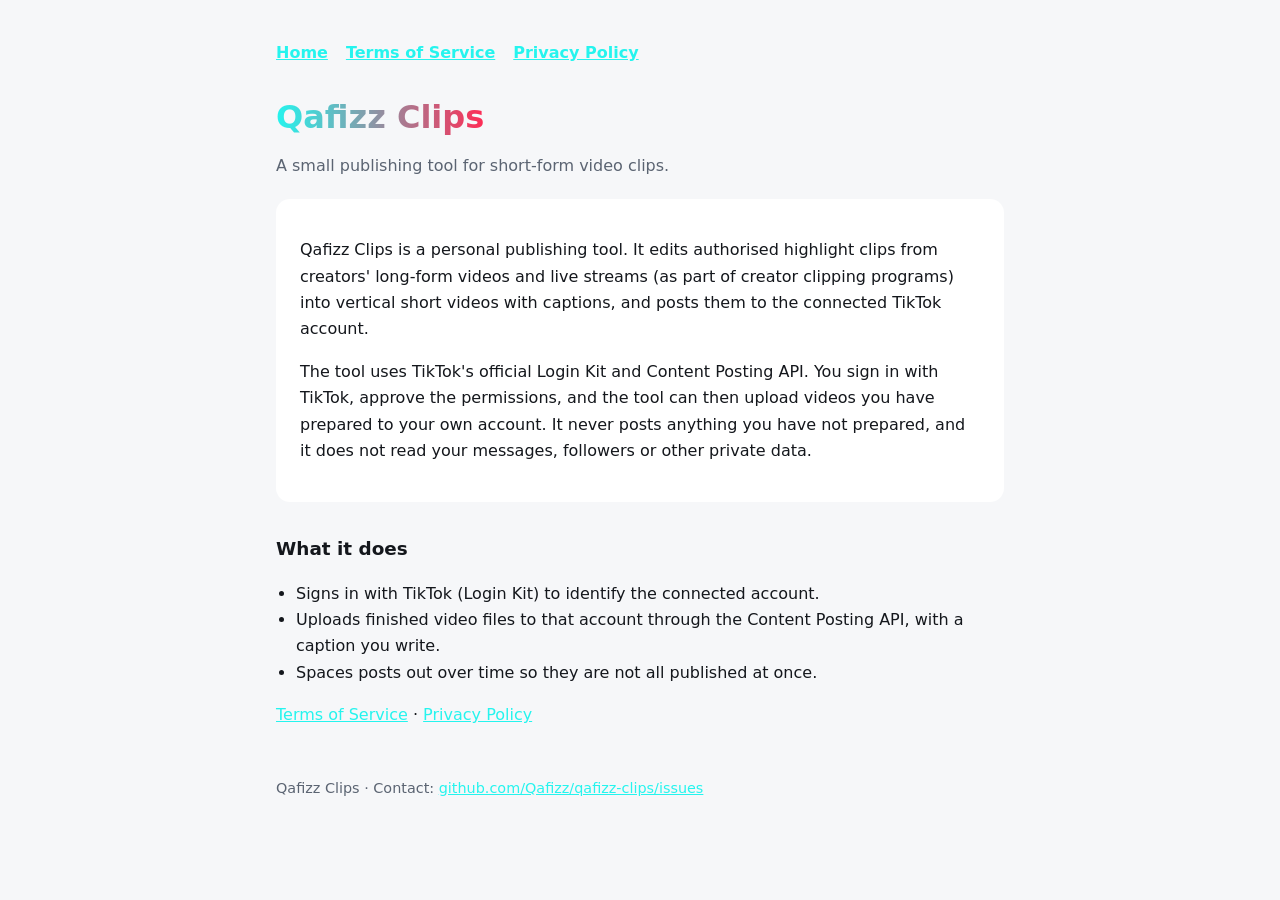
<file: index.html>
<!doctype html><html lang="en"><head><meta charset="utf-8"><meta name="viewport" content="width=device-width,initial-scale=1"><title>Qafizz Clips</title><link rel="stylesheet" href="style.css"></head><body><main><nav><a href="./">Home</a><a href="terms.html">Terms of Service</a><a href="privacy.html">Privacy Policy</a></nav>
<h1><span class="brand">Qafizz Clips</span></h1>
<p class="muted">A small publishing tool for short-form video clips.</p>
<div class="card">
<p>Qafizz Clips is a personal publishing tool. It edits authorised highlight clips from creators' long-form videos and live streams (as part of creator clipping programs) into vertical short videos with captions, and posts them to the connected TikTok account.</p>
<p>The tool uses TikTok's official Login Kit and Content Posting API. You sign in with TikTok, approve the permissions, and the tool can then upload videos you have prepared to your own account. It never posts anything you have not prepared, and it does not read your messages, followers or other private data.</p>
</div>
<h2>What it does</h2>
<ul><li>Signs in with TikTok (Login Kit) to identify the connected account.</li>
<li>Uploads finished video files to that account through the Content Posting API, with a caption you write.</li>
<li>Spaces posts out over time so they are not all published at once.</li></ul>
<p><a href="terms.html">Terms of Service</a> · <a href="privacy.html">Privacy Policy</a></p>
<footer>Qafizz Clips · Contact: <a href="https://github.com/Qafizz/qafizz-clips/issues">github.com/Qafizz/qafizz-clips/issues</a></footer></main></body></html>
</file>
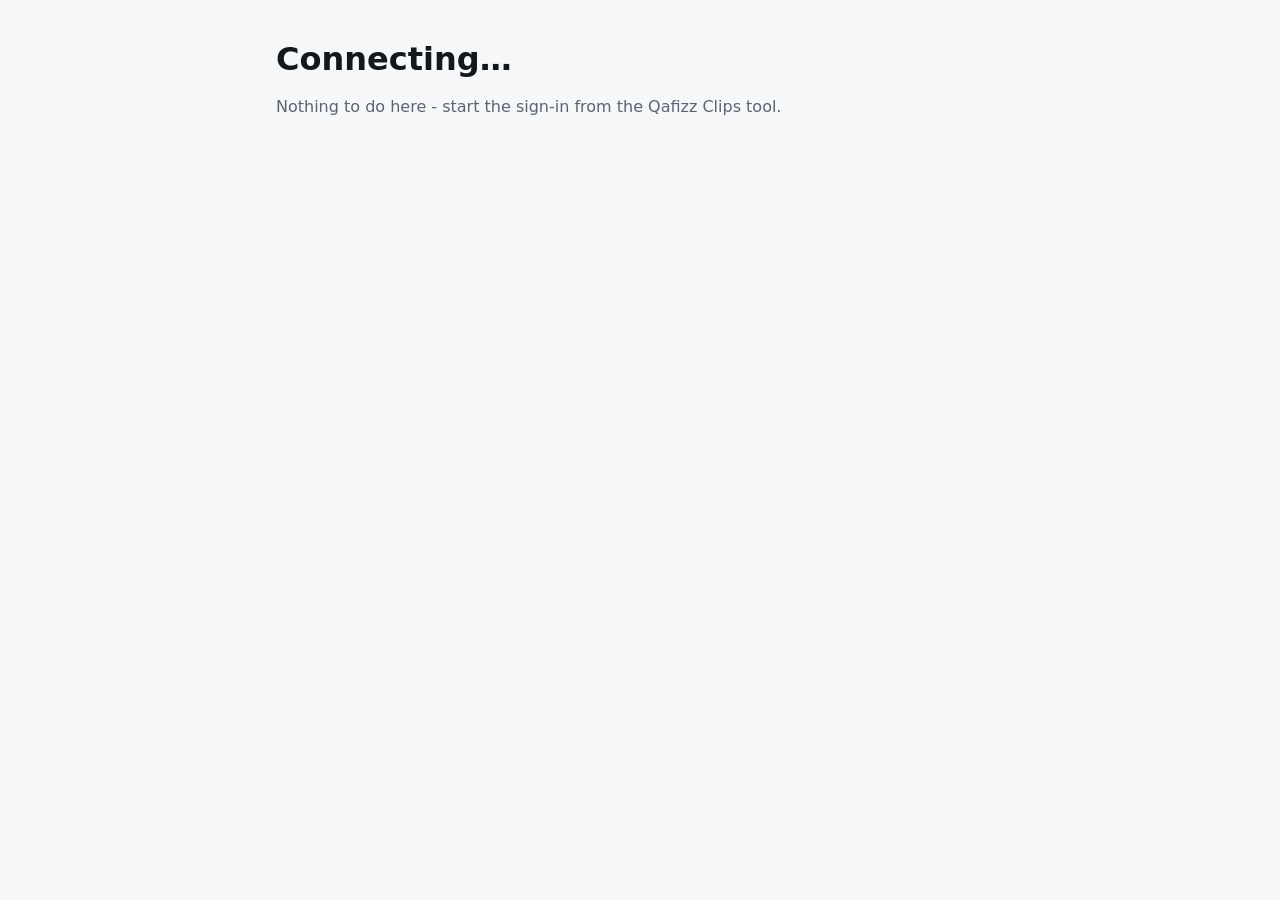
<file: callback.html>
<!doctype html><html lang="en"><head><meta charset="utf-8"><meta name="viewport" content="width=device-width,initial-scale=1"><title>Connecting to TikTok</title><link rel="stylesheet" href="style.css"></head>
<body><main><h1>Connecting…</h1><p class="muted" id="msg">Handing the TikTok sign-in back to the Qafizz Clips tool on this computer.</p>
<script>
// TikTok redirects here (it requires an https redirect). Pass the one-time code straight on to the
// local tool listening on this computer; nothing is stored or sent anywhere else.
var q = location.search;
if (q.indexOf("code=") > -1 || q.indexOf("error=") > -1) {
  location.replace("http://localhost:8790/callback" + q);
} else {
  document.getElementById("msg").textContent = "Nothing to do here - start the sign-in from the Qafizz Clips tool.";
}
</script></main></body></html>
</file>
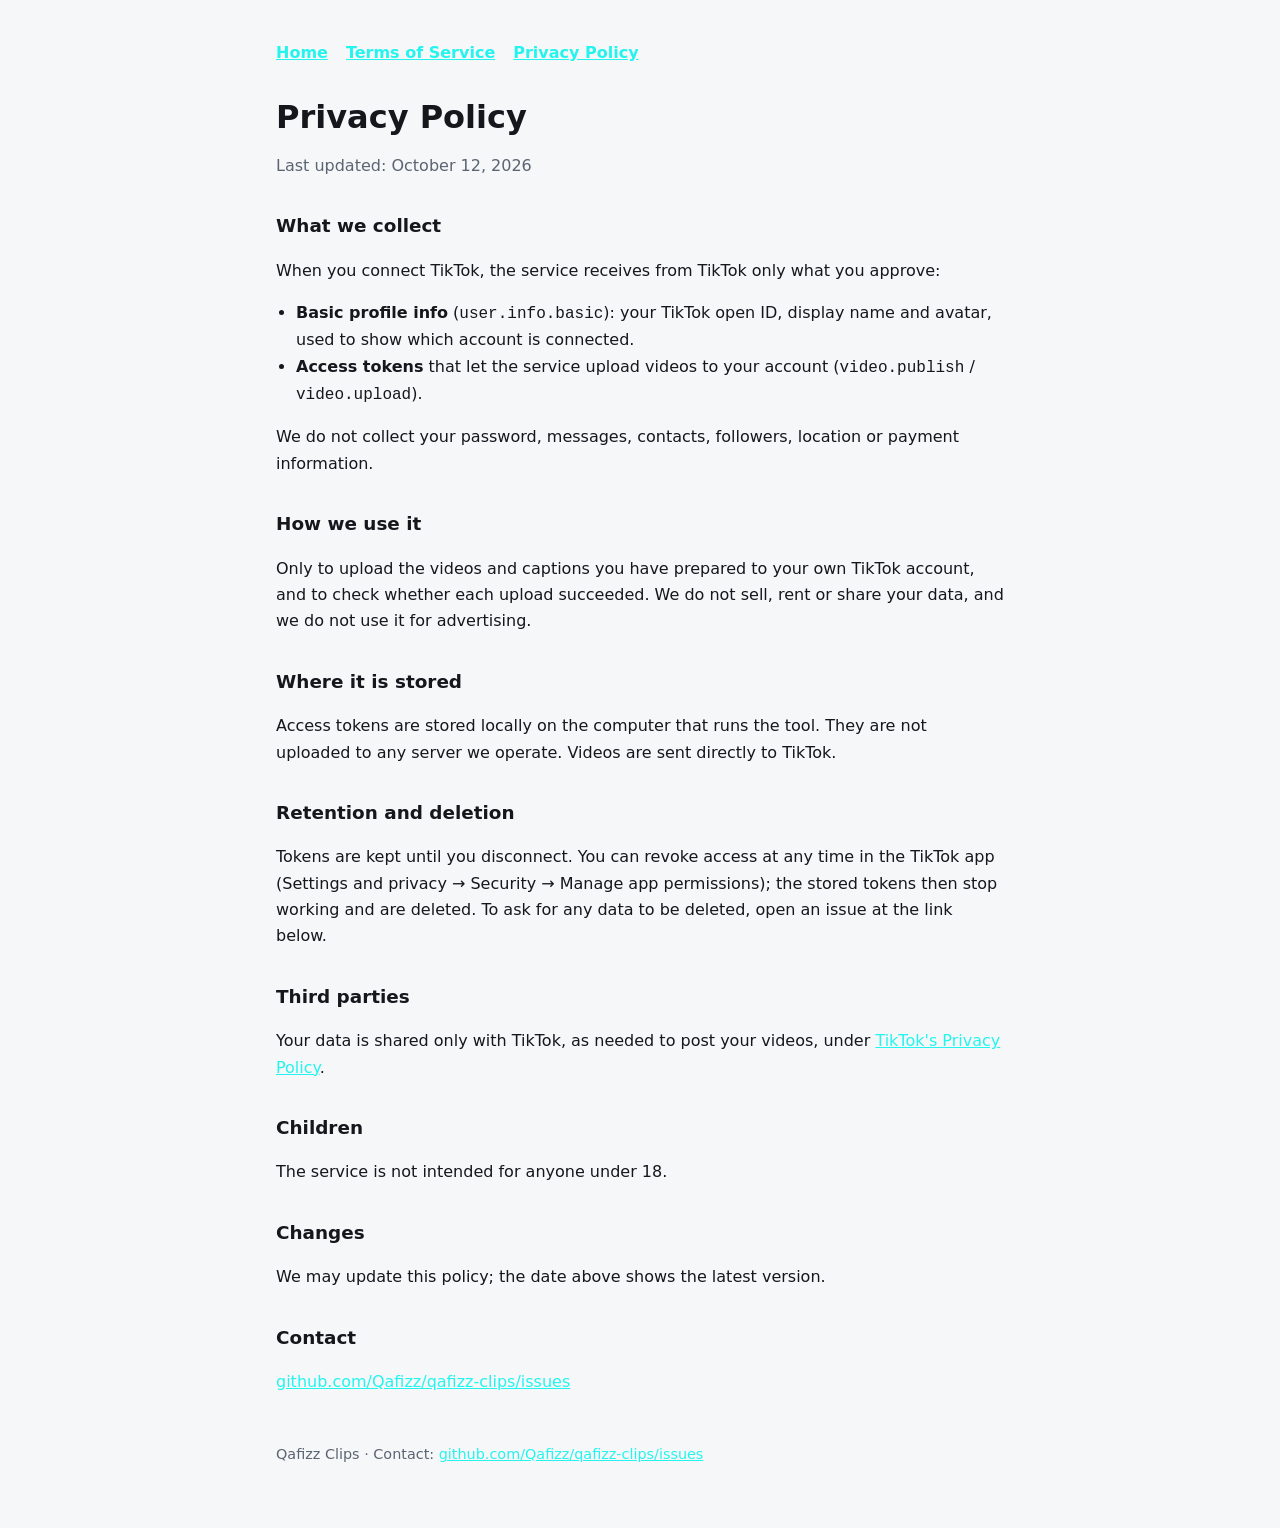
<file: privacy.html>
<!doctype html><html lang="en"><head><meta charset="utf-8"><meta name="viewport" content="width=device-width,initial-scale=1"><title>Privacy Policy · Qafizz Clips</title><link rel="stylesheet" href="style.css"></head><body><main><nav><a href="./">Home</a><a href="terms.html">Terms of Service</a><a href="privacy.html">Privacy Policy</a></nav>
<h1>Privacy Policy</h1><p class="muted">Last updated: October 12, 2026</p>
<h2>What we collect</h2>
<p>When you connect TikTok, the service receives from TikTok only what you approve:</p>
<ul><li><b>Basic profile info</b> (<code>user.info.basic</code>): your TikTok open ID, display name and avatar, used to show which account is connected.</li>
<li><b>Access tokens</b> that let the service upload videos to your account (<code>video.publish</code> / <code>video.upload</code>).</li></ul>
<p>We do not collect your password, messages, contacts, followers, location or payment information.</p>
<h2>How we use it</h2>
<p>Only to upload the videos and captions you have prepared to your own TikTok account, and to check whether each upload succeeded. We do not sell, rent or share your data, and we do not use it for advertising.</p>
<h2>Where it is stored</h2>
<p>Access tokens are stored locally on the computer that runs the tool. They are not uploaded to any server we operate. Videos are sent directly to TikTok.</p>
<h2>Retention and deletion</h2>
<p>Tokens are kept until you disconnect. You can revoke access at any time in the TikTok app (Settings and privacy → Security → Manage app permissions); the stored tokens then stop working and are deleted. To ask for any data to be deleted, open an issue at the link below.</p>
<h2>Third parties</h2>
<p>Your data is shared only with TikTok, as needed to post your videos, under <a href="https://www.tiktok.com/legal/privacy-policy">TikTok's Privacy Policy</a>.</p>
<h2>Children</h2>
<p>The service is not intended for anyone under 18.</p>
<h2>Changes</h2>
<p>We may update this policy; the date above shows the latest version.</p>
<h2>Contact</h2>
<p><a href="https://github.com/Qafizz/qafizz-clips/issues">github.com/Qafizz/qafizz-clips/issues</a></p>
<footer>Qafizz Clips · Contact: <a href="https://github.com/Qafizz/qafizz-clips/issues">github.com/Qafizz/qafizz-clips/issues</a></footer></main></body></html>
</file>
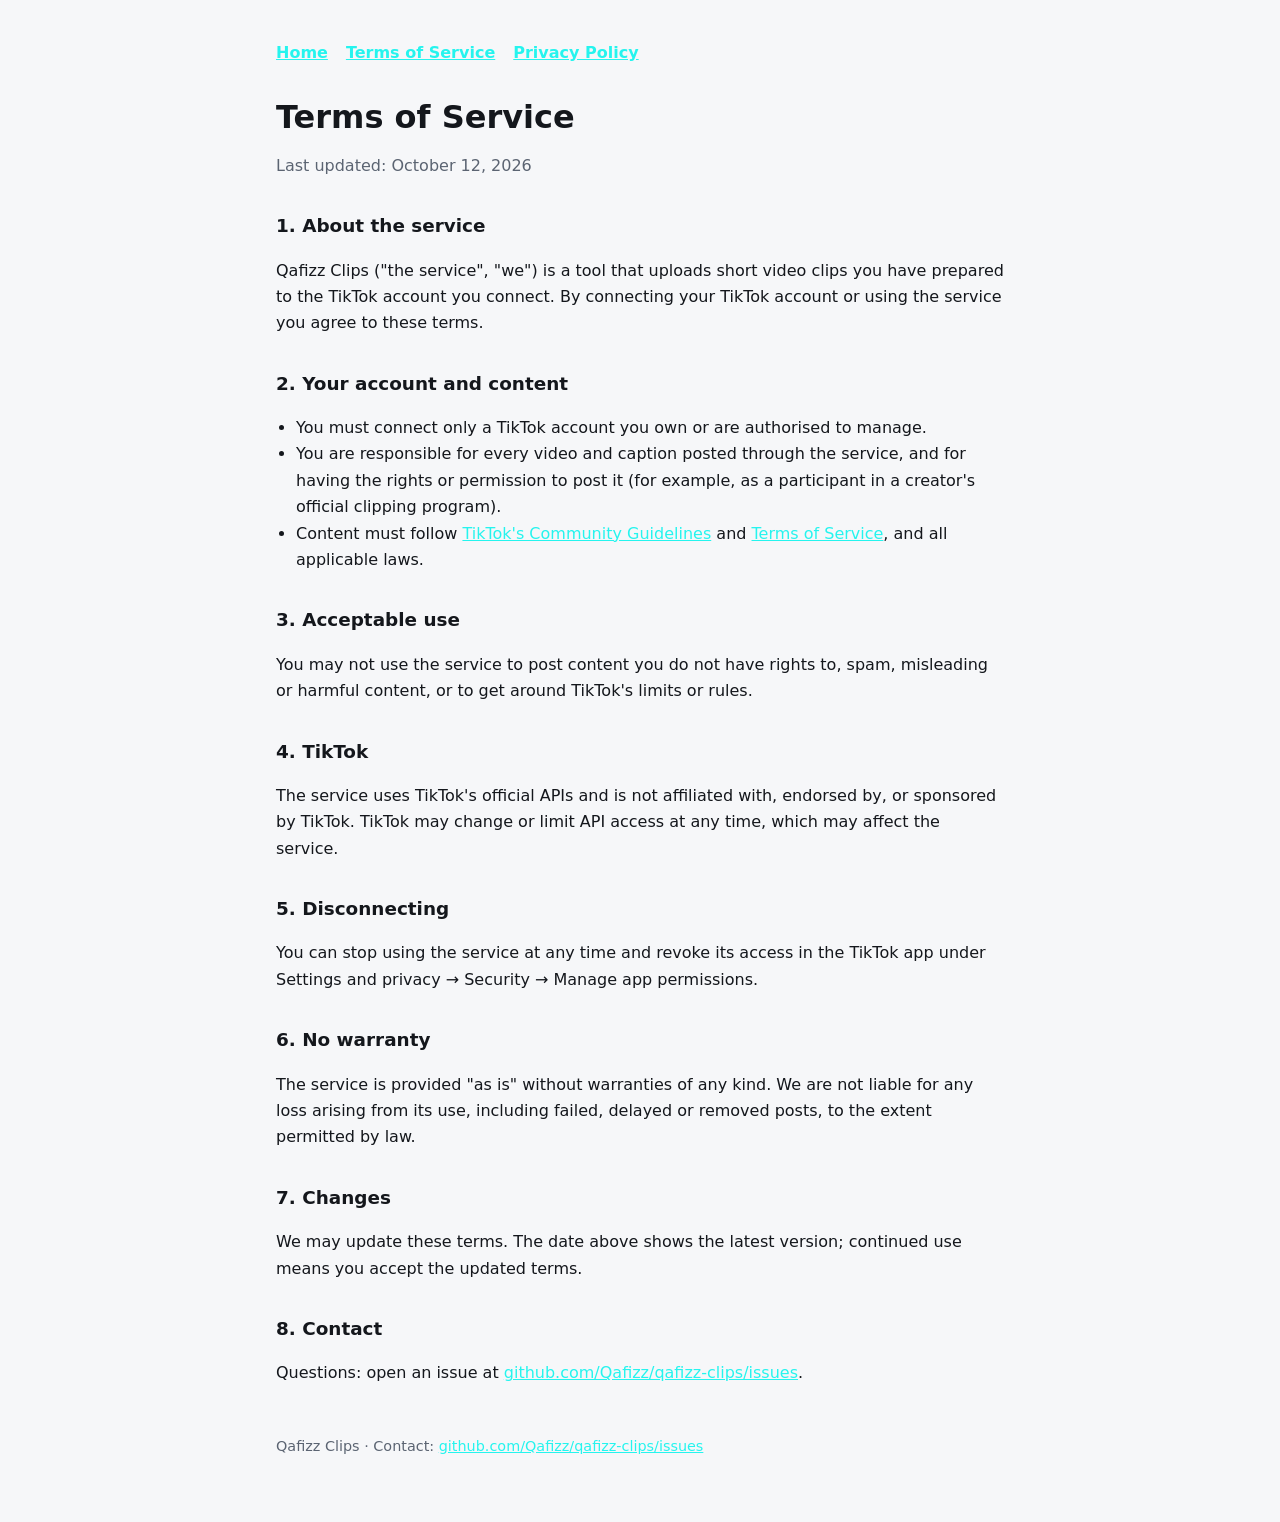
<file: terms.html>
<!doctype html><html lang="en"><head><meta charset="utf-8"><meta name="viewport" content="width=device-width,initial-scale=1"><title>Terms of Service · Qafizz Clips</title><link rel="stylesheet" href="style.css"></head><body><main><nav><a href="./">Home</a><a href="terms.html">Terms of Service</a><a href="privacy.html">Privacy Policy</a></nav>
<h1>Terms of Service</h1><p class="muted">Last updated: October 12, 2026</p>
<h2>1. About the service</h2>
<p>Qafizz Clips ("the service", "we") is a tool that uploads short video clips you have prepared to the TikTok account you connect. By connecting your TikTok account or using the service you agree to these terms.</p>
<h2>2. Your account and content</h2>
<ul><li>You must connect only a TikTok account you own or are authorised to manage.</li>
<li>You are responsible for every video and caption posted through the service, and for having the rights or permission to post it (for example, as a participant in a creator's official clipping program).</li>
<li>Content must follow <a href="https://www.tiktok.com/community-guidelines">TikTok's Community Guidelines</a> and <a href="https://www.tiktok.com/legal/terms-of-service">Terms of Service</a>, and all applicable laws.</li></ul>
<h2>3. Acceptable use</h2>
<p>You may not use the service to post content you do not have rights to, spam, misleading or harmful content, or to get around TikTok's limits or rules.</p>
<h2>4. TikTok</h2>
<p>The service uses TikTok's official APIs and is not affiliated with, endorsed by, or sponsored by TikTok. TikTok may change or limit API access at any time, which may affect the service.</p>
<h2>5. Disconnecting</h2>
<p>You can stop using the service at any time and revoke its access in the TikTok app under Settings and privacy → Security → Manage app permissions.</p>
<h2>6. No warranty</h2>
<p>The service is provided "as is" without warranties of any kind. We are not liable for any loss arising from its use, including failed, delayed or removed posts, to the extent permitted by law.</p>
<h2>7. Changes</h2>
<p>We may update these terms. The date above shows the latest version; continued use means you accept the updated terms.</p>
<h2>8. Contact</h2>
<p>Questions: open an issue at <a href="https://github.com/Qafizz/qafizz-clips/issues">github.com/Qafizz/qafizz-clips/issues</a>.</p>
<footer>Qafizz Clips · Contact: <a href="https://github.com/Qafizz/qafizz-clips/issues">github.com/Qafizz/qafizz-clips/issues</a></footer></main></body></html>
</file>
<file: style.css>
:root{--bg:#0f1115;--card:#171a21;--text:#e8eaf0;--muted:#9aa3b2;--accent:#25f4ee;--accent2:#fe2c55}
@media (prefers-color-scheme: light){:root{--bg:#f6f7f9;--card:#fff;--text:#14171c;--muted:#5b6472}}
*{box-sizing:border-box}body{margin:0;background:var(--bg);color:var(--text);font:16px/1.65 system-ui,-apple-system,Segoe UI,Roboto,sans-serif}
main{max-width:760px;margin:0 auto;padding:40px 16px 64px}
h1{font-size:2rem;line-height:1.2;margin:0 0 6px}h2{font-size:1.15rem;margin:32px 0 6px}
.muted{color:var(--muted)}a{color:var(--accent)}nav{display:flex;gap:18px;margin-bottom:32px;font-weight:600}
.card{background:var(--card);border-radius:14px;padding:22px 24px;margin:20px 0}
.brand{background:linear-gradient(90deg,var(--accent),var(--accent2));-webkit-background-clip:text;background-clip:text;color:transparent}
ul{padding-left:20px}footer{margin-top:48px;font-size:.9rem;color:var(--muted)}
</file>
